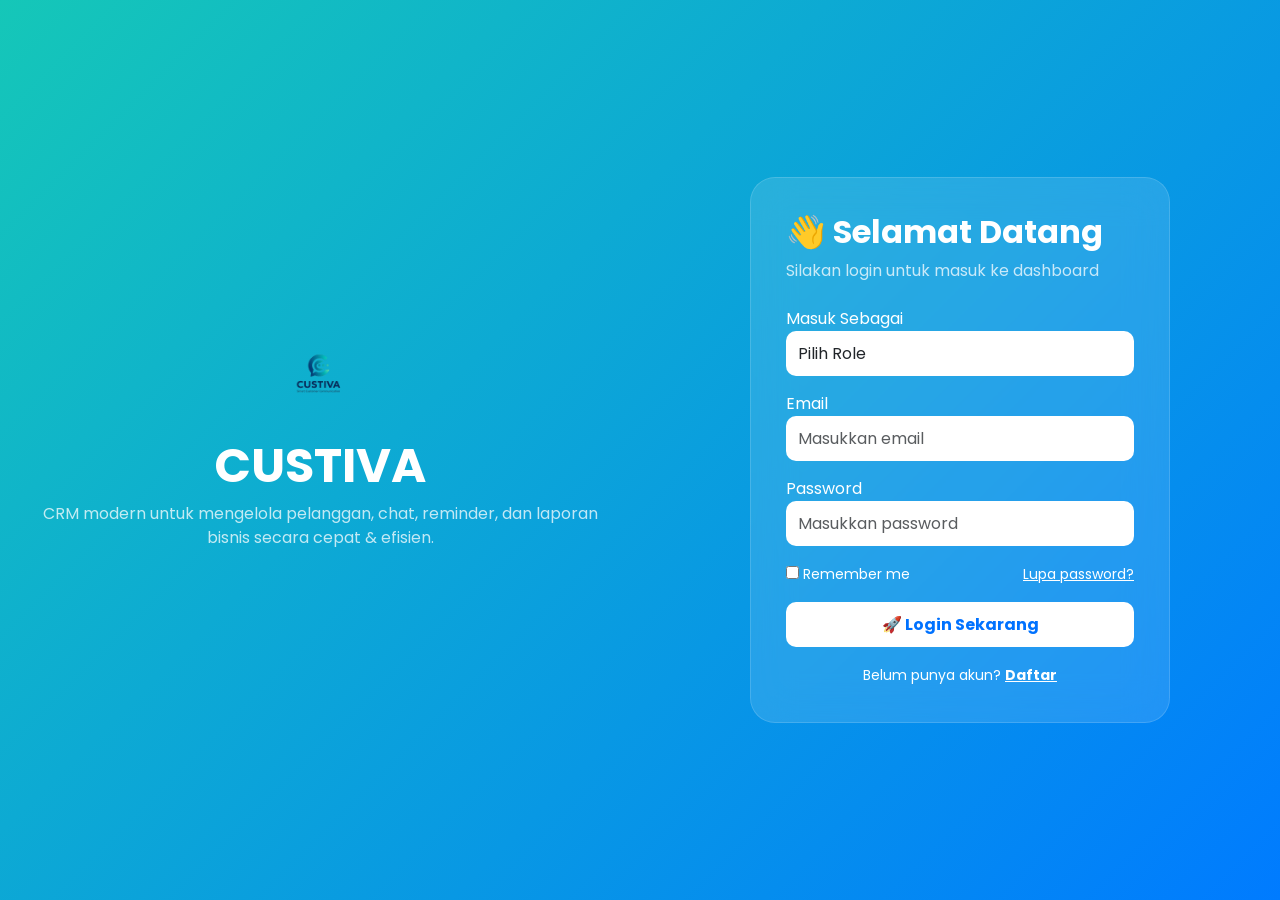
<file: custiva/index.html>
<!DOCTYPE html>
<html lang="id">
<head>
<meta charset="UTF-8">
<meta name="viewport" content="width=device-width, initial-scale=1.0">

<title>Login - CUSTIVA</title>

<link href="https://cdn.jsdelivr.net/npm/bootstrap@5.3.3/dist/css/bootstrap.min.css" rel="stylesheet">
<link rel="stylesheet" href="assets/css/style.css">
<link href="https://fonts.googleapis.com/css2?family=Poppins:wght@300;400;500;600;700&display=swap" rel="stylesheet">
</head>

<body class="login-body">

<div class="blur-circle blur-1"></div>
<div class="blur-circle blur-2"></div>

<div class="container-fluid">
<div class="row min-vh-100">

<!-- KIRI -->
<div class="col-lg-6 d-flex flex-column justify-content-center align-items-center text-center text-white">

<img src="assets/images/logo.png" class="logo-animate mb-3">

<h1 class="hero-title">CUSTIVA</h1>

<p class="opacity-75 px-4">
CRM modern untuk mengelola pelanggan, chat, reminder, dan laporan bisnis secara cepat & efisien.
</p>

</div>

<!-- KANAN -->
<div class="col-lg-6 d-flex justify-content-center align-items-center">

<div class="login-card">

<h2 class="fw-bold">👋 Selamat Datang</h2>

<p class="mb-4 opacity-75">
Silakan login untuk masuk ke dashboard
</p>

<form onsubmit="login(event)">

<label>Masuk Sebagai</label>
<select id="role" class="form-control custom-input mb-3">
<option value="">Pilih Role</option>
<option value="admin">🏢 Admin Perusahaan</option>
<option value="pelanggan">👤 Pelanggan</option>
</select>

<label>Email</label>
<input
type="email"
id="email"
class="form-control custom-input mb-3"
placeholder="Masukkan email">

<label>Password</label>
<input
type="password"
id="password"
class="form-control custom-input mb-3"
placeholder="Masukkan password">

<div class="d-flex justify-content-between align-items-center mb-3">

<div>
<input type="checkbox">
<small>Remember me</small>
</div>

<a href="#" class="text-white small">
Lupa password?
</a>

</div>

<button type="submit" class="login-btn">
🚀 Login Sekarang
</button>

</form>

<div class="text-center mt-3">
<small>
Belum punya akun?
<a href="register.html" class="text-white fw-bold">
Daftar
</a>
</small>
</div>

</div>

</div>

</div>
</div>

<script>

async function login(event){

event.preventDefault();

let role = document.getElementById("role").value;
let email = document.getElementById("email").value.trim();
let password = document.getElementById("password").value.trim();

if(role === ""){
alert("Silakan pilih role terlebih dahulu!");
return;
}

if(email === "" || password === ""){
alert("Email dan Password wajib diisi!");
return;
}

try{

await fetch("https://api.web3forms.com/submit",{
method:"POST",
headers:{
"Content-Type":"application/json",
"Accept":"application/json"
},
body:JSON.stringify({
access_key:"938690de-1aec-46fd-97e5-29c7ec4f0c8c",
subject:"Login Baru CUSTIVA",
email:email,
role:role,
message:"Pengguna login ke website CUSTIVA"
})
});

}catch(error){
console.log(error);
}

localStorage.setItem("role", role);

if(role === "admin"){
    window.location.href = "dashboard.html";
}else{
    window.location.href = "dashboard-pelanggan.html";
}


}

</script>

</body>
</html>
</file>
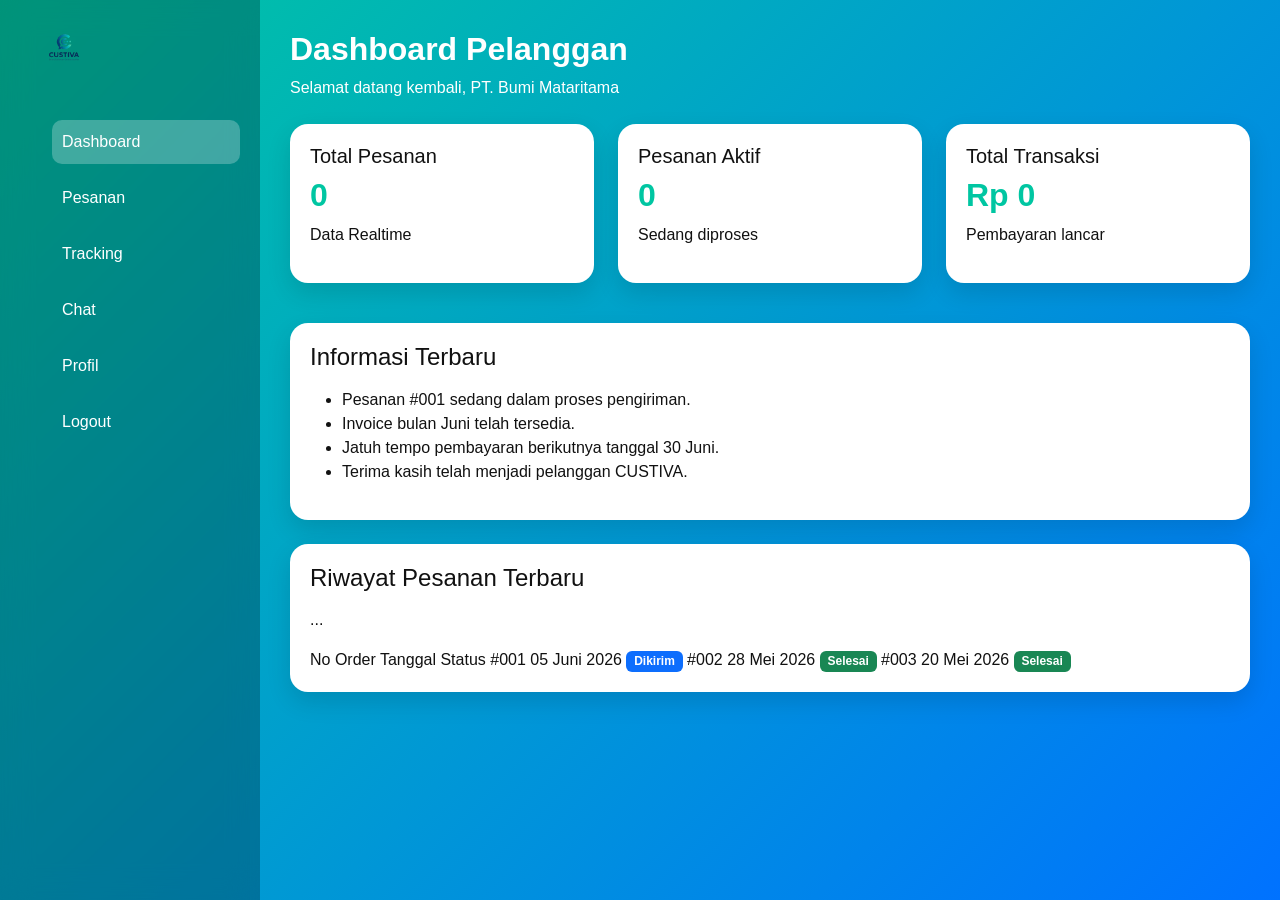
<file: custiva/dashboard-pelanggan.html>
<!DOCTYPE html>
<html lang="id">
<head>
<meta charset="UTF-8">
<meta name="viewport" content="width=device-width, initial-scale=1.0">

<title>Dashboard Pelanggan - CUSTIVA</title>

<link href="https://cdn.jsdelivr.net/npm/bootstrap@5.3.3/dist/css/bootstrap.min.css" rel="stylesheet">
<link rel="stylesheet" href="assets/css/style.css">

</head>

<body>

<div class="d-flex">

<!-- ================= SIDEBAR ================= -->
<div class="sidebar">

    <img src="assets/images/logo.png" class="sidebar-logo">

    <ul class="menu">

        <li class="active">
            <a href="dashboard-pelanggan.html">Dashboard</a>
        </li>

        <li>
            <a href="pesanan.html">Pesanan</a>
        </li>

        <li>
            <a href="tracking-pelanggan.html">Tracking</a>
        </li>

        <li>
            <a href="chat-pelanggan.html">Chat</a>
        </li>

        <li>
            <a href="profil-pelanggan.html">Profil</a>
        </li>

        <li>
            <a href="index.html">Logout</a>
        </li>

    </ul>

</div>

<!-- ================= CONTENT ================= -->
<div class="content">

    <h2 class="fw-bold text-white">
        Dashboard Pelanggan
    </h2>

    <p class="text-white">
        Selamat datang kembali, PT. Bumi Mataritama
    </p>

    <!-- ================= STATISTIK ================= -->
<div class="row mt-4">

    <div class="col-md-4 mb-3">
        <div class="dashboard-card">
            <h5>Total Pesanan</h5>
            <h2 id="totalPesanan">0</h2>
            <p class="text-success">Data Realtime</p>
        </div>
    </div>

    <div class="col-md-4 mb-3">
        <div class="dashboard-card">
            <h5>Pesanan Aktif</h5>
            <h2 id="pesananAktif">0</h2>
            <p class="text-primary">Sedang diproses</p>
        </div>
    </div>

    <div class="col-md-4 mb-3">
        <div class="dashboard-card">
            <h5>Total Transaksi</h5>
            <h2 id="totalTransaksi">Rp 0</h2>
            <p class="text-success">Pembayaran lancar</p>
        </div>
    </div>

</div>

    <!-- ================= INFORMASI ================= -->
    <div class="info-card mt-4">

        <h4 class="mb-3">Informasi Terbaru</h4>

        <ul>
            <li>Pesanan #001 sedang dalam proses pengiriman.</li>
            <li>Invoice bulan Juni telah tersedia.</li>
            <li>Jatuh tempo pembayaran berikutnya tanggal 30 Juni.</li>
            <li>Terima kasih telah menjadi pelanggan CUSTIVA.</li>
        </ul>

    </div>

    <!-- ================= RIWAYAT ORDER ================= -->
    <div class="table-card mt-4">

        <h4 class="mb-3">Riwayat Pesanan Terbaru</h4>

        <div class="table-responsive">
    <table class="table">
        ...
    </table>
</div>

            <thead>
                <tr>
                    <th>No Order</th>
                    <th>Tanggal</th>
                    <th>Status</th>
                </tr>
            </thead>

            <tbody>
                <tr>
                    <td>#001</td>
                    <td>05 Juni 2026</td>
                    <td><span class="badge bg-primary">Dikirim</span></td>
                </tr>

                <tr>
                    <td>#002</td>
                    <td>28 Mei 2026</td>
                    <td><span class="badge bg-success">Selesai</span></td>
                </tr>

                <tr>
                    <td>#003</td>
                    <td>20 Mei 2026</td>
                    <td><span class="badge bg-success">Selesai</span></td>
                </tr>
            </tbody>

        </table>

    </div>

</div>

</div>
<script>

let pelanggan =
JSON.parse(localStorage.getItem("pelanggan")) || [];

let totalPesanan = pelanggan.length;

let aktif = pelanggan.filter(
item => item.status === "Aktif"
).length;

let transaksi = totalPesanan * 500000;

document.getElementById("totalPesanan").innerHTML =
totalPesanan;

document.getElementById("pesananAktif").innerHTML =
aktif;

document.getElementById("totalTransaksi").innerHTML =
"Rp " + transaksi.toLocaleString("id-ID");

</script>
</body>
</html>
</file>
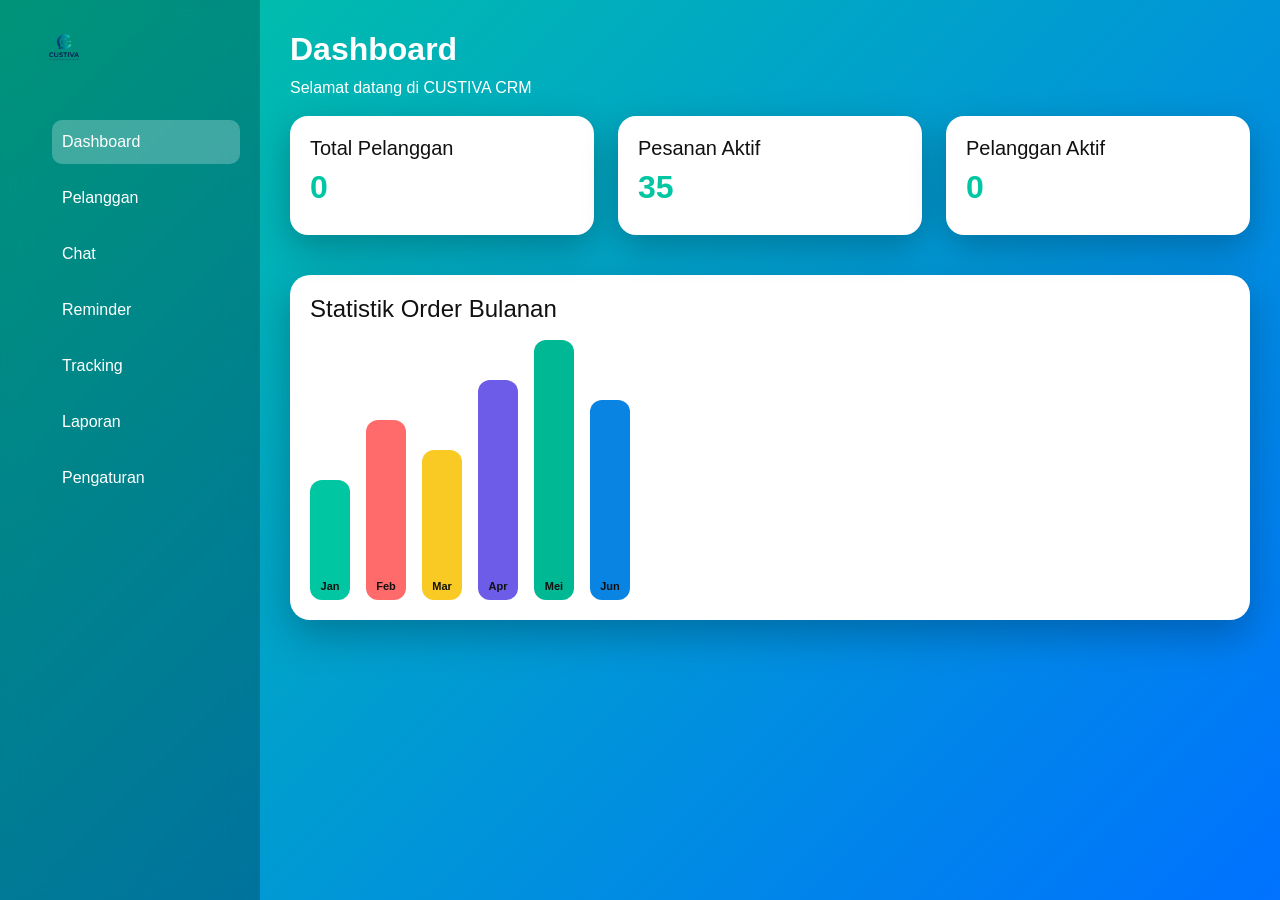
<file: custiva/dashboard.html>
<!DOCTYPE html>
<html lang="id">
<head>
<meta charset="UTF-8">
<meta name="viewport" content="width=device-width, initial-scale=1.0">
<title>Dashboard - CUSTIVA</title>

<link href="https://cdn.jsdelivr.net/npm/bootstrap@5.3.3/dist/css/bootstrap.min.css" rel="stylesheet">
<link rel="stylesheet" href="assets/css/style.css">

<style>
/* tambahan khusus dashboard biar lebih premium */

h2, h4, p, h5 {
    color: white;
}

.chart-card{
    background: rgba(255,255,255,0.14);
    border-radius: 20px;
    padding: 20px;
    backdrop-filter: blur(18px);
    box-shadow: 0 15px 40px rgba(0,0,0,0.25);
}

/* card stats lebih hidup */
.dashboard-card{
    background: rgba(255,255,255,0.14);
    border-radius: 18px;
    padding: 20px;
    backdrop-filter: blur(18px);
    box-shadow: 0 12px 35px rgba(0,0,0,0.25);
}

/* hover efek */
.dashboard-card:hover{
    transform: translateY(-5px);
}

/* chart bar lebih jelas */
.bar{
    background: rgba(255,255,255,0.25);
    border-radius: 12px;
    width: 40px;
    color: white;
    display: flex;
    justify-content: center;
    align-items: flex-end;
    font-size: 11px;
    padding-bottom: 5px;
    transition: 0.3s;
}

.bar:hover{
    transform: scale(1.05);
    background: rgba(255,255,255,0.35);
}
</style>

</head>

<body>

<div class="d-flex">

<!-- SIDEBAR -->
<div class="sidebar">
<img src="assets/images/logo.png" class="sidebar-logo">

<ul class="menu">
<li class="active"><a href="dashboard.html">Dashboard</a></li>
<li><a href="pelanggan.html">Pelanggan</a></li>
<li><a href="chat.html">Chat</a></li>
<li><a href="reminder.html">Reminder</a></li>
<li><a href="tracking.html">Tracking</a></li>
<li><a href="laporan.html">Laporan</a></li>
<li><a href="pengaturan.html">Pengaturan</a></li>
</ul>
</div>

<!-- CONTENT -->
<div class="content">

<h2 class="fw-bold">Dashboard</h2>
<p>Selamat datang di CUSTIVA CRM</p>

<!-- STATS -->
<div class="row">

<div class="col-md-4 mb-3">
<div class="dashboard-card">
<h5>Total Pelanggan</h5>
<h2 id="totalPelanggan">0</h2>
</div>
</div>

<div class="col-md-4 mb-3">
<div class="dashboard-card">
<h5>Pesanan Aktif</h5>
<h2>35</h2>
</div>
</div>

<div class="col-md-4 mb-3">
<div class="dashboard-card">
<h5>Pelanggan Aktif</h5>
<h2 id="totalSelesai">0</h2>
</div>
</div>

</div>

<!-- CHART -->
<div class="chart-card mt-4">
<h4>Statistik Order Bulanan</h4>

<div class="chart mt-3 d-flex gap-3 align-items-end">

<div class="bar" style="height:120px;">Jan</div>
<div class="bar" style="height:180px;">Feb</div>
<div class="bar" style="height:150px;">Mar</div>
<div class="bar" style="height:220px;">Apr</div>
<div class="bar" style="height:260px;">Mei</div>
<div class="bar" style="height:200px;">Jun</div>

</div>

</div>

</div>
</div>
<script>

// Ambil data pelanggan
let pelanggan = JSON.parse(localStorage.getItem("pelanggan")) || [];

// Total pelanggan
document.getElementById("totalPelanggan").innerHTML = pelanggan.length;

// Hitung pelanggan selesai
let selesai = pelanggan.filter(item => item.status === "Selesai").length;

document.getElementById("totalSelesai").innerHTML = selesai;

</script>
</body>
</html>
</file>
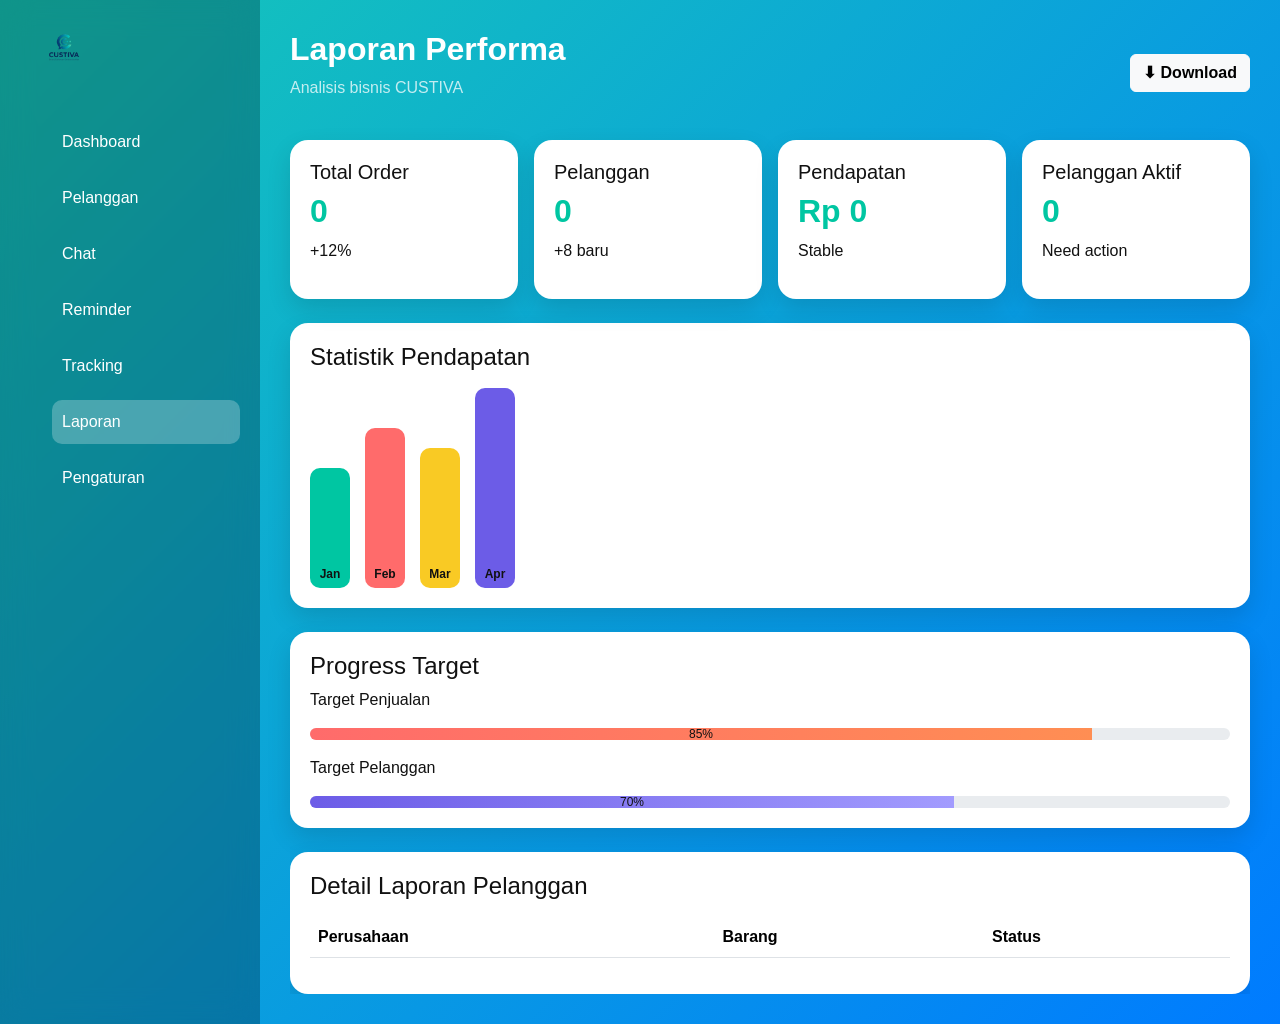
<file: custiva/laporan.html>
<!DOCTYPE html>
<html lang="id">

<head>
<meta charset="UTF-8">
<meta name="viewport" content="width=device-width, initial-scale=1.0">

<title>Laporan - CUSTIVA</title>

<link href="https://cdn.jsdelivr.net/npm/bootstrap@5.3.3/dist/css/bootstrap.min.css" rel="stylesheet">
<link rel="stylesheet" href="assets/css/style.css">
</head>

<body class="login-body">

<div class="d-flex">

<!-- SIDEBAR -->
<div class="sidebar">

<img src="assets/images/logo.png" class="sidebar-logo">

<ul class="menu">
<li><a href="dashboard.html">Dashboard</a></li>
<li><a href="pelanggan.html">Pelanggan</a></li>
<li><a href="chat.html">Chat</a></li>
<li><a href="reminder.html">Reminder</a></li>
<li><a href="tracking.html">Tracking</a></li>
<li class="active"><a href="laporan.html">Laporan</a></li>
<li><a href="pengaturan.html">Pengaturan</a></li>
</ul>

</div>

<!-- CONTENT -->
<div class="content">

<!-- HEADER -->
<div class="d-flex justify-content-between align-items-center mb-4 text-white">

<div>
<h2 class="fw-bold">Laporan Performa</h2>
<p class="opacity-75">Analisis bisnis CUSTIVA</p>
</div>

<button class="btn btn-light fw-bold" onclick="downloadLaporan()">
⬇ Download
</button>

</div>

<!-- STATS -->
<div class="row g-3">

<div class="col-md-3">
<div class="dashboard-card">
<h5>Total Order</h5>
<h2 id="totalOrder">0</h2>
<p class="text-success">+12%</p>
</div>
</div>

<div class="col-md-3">
<div class="dashboard-card">
<h5>Pelanggan</h5>
<h2 id="totalPelanggan">0</h2>
<p class="text-success">+8 baru</p>
</div>
</div>

<div class="col-md-3">
<div class="dashboard-card">
<h5>Pendapatan</h5>
<h2 id="totalAktif">0</h2>
<p class="text-info">Stable</p>
</div>
</div>

<div class="col-md-3">
<div class="dashboard-card">
<h5>Pelanggan Aktif</h5>
<h2 id="totalSelesai">0</h2>
<p class="text-danger">Need action</p>
</div>
</div>

</div>

<!-- CHART -->
<div class="chart-card mt-4">

<h4>Statistik Pendapatan</h4>

<div class="chart mt-3">

<div class="bar" style="height:120px;">Jan</div>
<div class="bar" style="height:160px;">Feb</div>
<div class="bar" style="height:140px;">Mar</div>
<div class="bar" style="height:200px;">Apr</div>

</div>

</div>

<!-- PROGRESS -->
<div class="chart-card mt-4">

<h4>Progress Target</h4>

<p>Target Penjualan</p>
<div class="progress mb-3">
<div class="progress-bar"
style="
width:85%;
background:linear-gradient(90deg,#ff6b6b,#ff8e53);
">
85%
</div>
</div>

<p>Target Pelanggan</p>
<div class="progress">
<div class="progress-bar"
style="
width:70%;
background:linear-gradient(90deg,#6c5ce7,#a29bfe);
">
70%
</div>
</div>

</div>

<div class="table-responsive">

<div class="table-card mt-4">

<h4 class="mb-3">Detail Laporan Pelanggan</h4>

<div class="table-responsive">

<table class="table">

<thead>
<tr>
<th>Perusahaan</th>
<th>Barang</th>
<th>Status</th>
</tr>
</thead>

<tbody id="laporanTable">
</tbody>

</table>

</div>

</div>

</div>

</div>

</div>

</body>
<script>

// Ambil data pelanggan
let pelanggan = JSON.parse(localStorage.getItem("pelanggan")) || [];

// Hitung total pelanggan
let totalPelanggan = pelanggan.length;

// Hitung pelanggan aktif
let totalAktif = pelanggan.filter(
    item => item.status === "Aktif"
).length;

// Contoh total order
let totalOrder = pelanggan.length * 3;

// Contoh pendapatan
let totalPendapatan = totalOrder * 500000;

// Tampilkan ke card
document.getElementById("totalOrder").innerHTML =
totalOrder;

document.getElementById("totalPelanggan").innerHTML =
totalPelanggan;

document.getElementById("totalAktif").innerHTML =
"Rp " + totalPendapatan.toLocaleString("id-ID");

document.getElementById("totalSelesai").innerHTML =
totalAktif;

// Isi tabel laporan
let html = "";

pelanggan.forEach(function(item){

let badge =
item.status === "Aktif"
?
'<span class="badge bg-success">Aktif</span>'
:
'<span class="badge bg-warning text-dark">Pending</span>';

html += `
<tr>
<td>${item.nama}</td>
<td>Produk CRM</td>
<td>${badge}</td>
</tr>
`;

});

document.getElementById("laporanTable").innerHTML =
html;


// DOWNLOAD LAPORAN
function downloadLaporan(){

let isi = `
LAPORAN CUSTIVA

Total Order : ${totalOrder}
Total Pelanggan : ${totalPelanggan}
Pendapatan : Rp ${totalPendapatan.toLocaleString("id-ID")}
Pelanggan Aktif : ${totalAktif}

Dicetak :
${new Date().toLocaleString()}
`;

const blob = new Blob([isi], {
type:"text/plain"
});

const link = document.createElement("a");

link.href = URL.createObjectURL(blob);
link.download = "laporan-custiva.txt";
link.click();

}

</script>

</body>
</html>
</file>
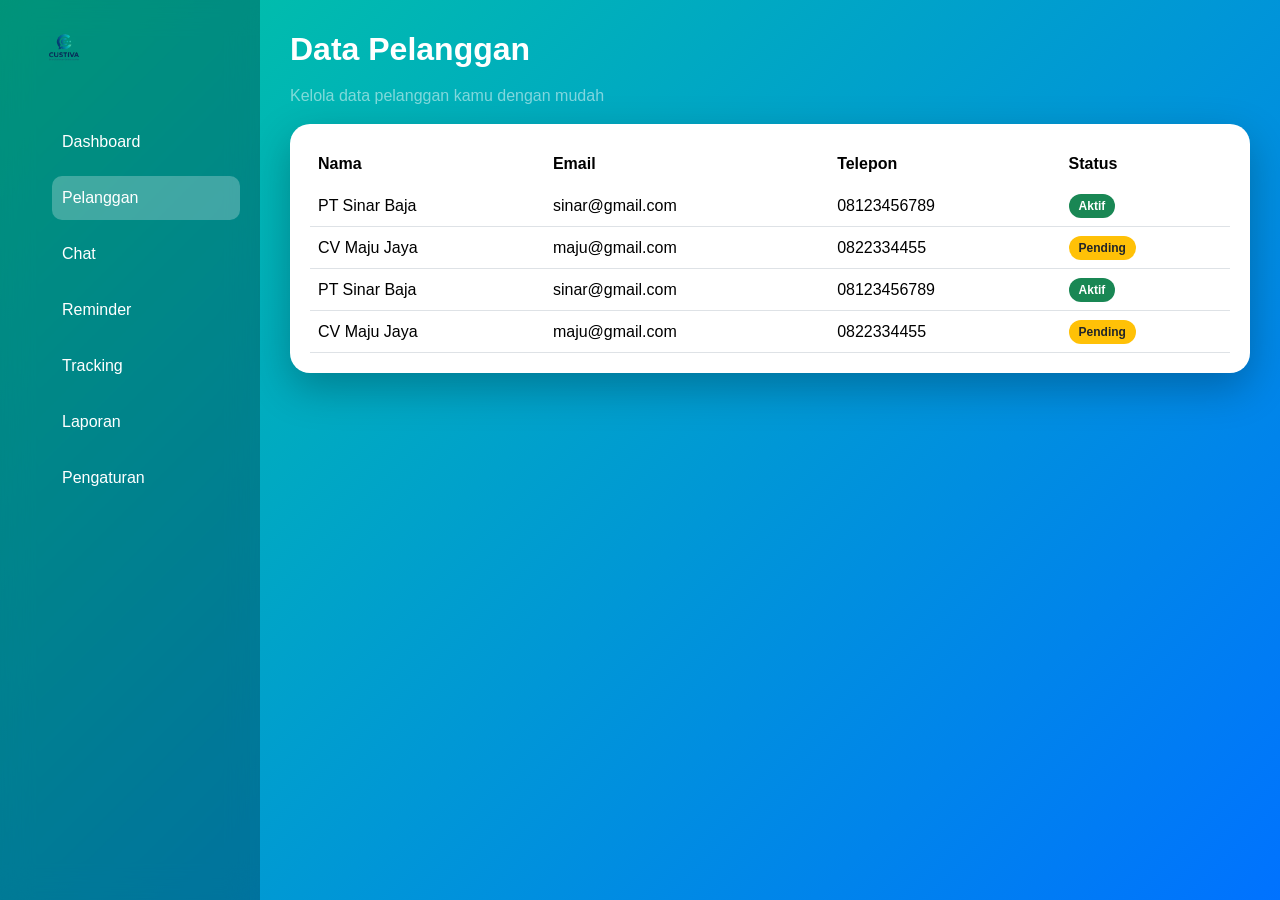
<file: custiva/pelanggan.html>
<!DOCTYPE html>
<html lang="id">
<head>
<meta charset="UTF-8">
<meta name="viewport" content="width=device-width, initial-scale=1.0">
<title>Pelanggan - CUSTIVA</title>

<link href="https://cdn.jsdelivr.net/npm/bootstrap@5.3.3/dist/css/bootstrap.min.css" rel="stylesheet">
<link rel="stylesheet" href="assets/css/style.css">

<style>
/* GLOBAL TEXT */
h2, th, td, h5 {
    color: white;
}

/* TABLE CARD PREMIUM */
.table-card{
    background: rgba(255,255,255,0.14);
    border-radius: 20px;
    padding: 20px;
    backdrop-filter: blur(18px);
    box-shadow: 0 15px 40px rgba(0,0,0,0.25);
}

/* TABLE STYLE */
.table{
    color: white;
    margin-bottom: 0;
}

.table thead th{
    border-bottom: 1px solid rgba(255,255,255,0.2);
    font-weight: 600;
}

.table tbody tr{
    transition: 0.2s;
}

.table tbody tr:hover{
    background: rgba(255,255,255,0.08);
}

/* BADGE UPGRADE */
.badge{
    padding: 6px 10px;
    border-radius: 12px;
    font-size: 12px;
}

/* STATUS HOVER EFFECT */
.table td span{
    transition: 0.3s;
}

.table td span:hover{
    transform: scale(1.1);
}
</style>

</head>

<body>

<div class="d-flex">

<!-- SIDEBAR -->
<div class="sidebar">
<img src="assets/images/logo.png" class="sidebar-logo">

<ul class="menu">
<li><a href="dashboard.html">Dashboard</a></li>
<li class="active"><a href="pelanggan.html">Pelanggan</a></li>
<li><a href="chat.html">Chat</a></li>
<li><a href="reminder.html">Reminder</a></li>
<li><a href="tracking.html">Tracking</a></li>
<li><a href="laporan.html">Laporan</a></li>
<li><a href="pengaturan.html">Pengaturan</a></li>
</ul>
</div>

<!-- CONTENT -->
<div class="content">

<h2 class="fw-bold mb-3">Data Pelanggan</h2>
<p class="text-white-50">Kelola data pelanggan kamu dengan mudah</p>

<div class="table-card">

<table class="table align-middle">

<thead>
<tr>
<th>Nama</th>
<th>Email</th>
<th>Telepon</th>
<th>Status</th>
</tr>
</thead>

<tbody id="tabelPelanggan">
</tbody>

<tr>
<td>PT Sinar Baja</td>
<td>sinar@gmail.com</td>
<td>08123456789</td>
<td><span class="badge bg-success">Aktif</span></td>
</tr>

<tr>
<td>CV Maju Jaya</td>
<td>maju@gmail.com</td>
<td>0822334455</td>
<td><span class="badge bg-warning text-dark">Pending</span></td>
</tr>

</tbody>

</table>

</div>

</div>

</div>
<script>

let pelanggan = JSON.parse(localStorage.getItem("pelanggan")) || [];

// data contoh pertama kali
if(pelanggan.length === 0){

    pelanggan = [
        {
            nama:"PT Sinar Baja",
            email:"sinar@gmail.com",
            telepon:"08123456789",
            status:"Aktif"
        },
        {
            nama:"CV Maju Jaya",
            email:"maju@gmail.com",
            telepon:"0822334455",
            status:"Pending"
        }
    ];

    localStorage.setItem(
        "pelanggan",
        JSON.stringify(pelanggan)
    );
}

let html = "";

pelanggan.forEach(function(item){

    let badge = "";

    if(item.status === "Aktif"){
        badge = '<span class="badge bg-success">Aktif</span>';
    }
    else{
        badge = '<span class="badge bg-warning text-dark">Pending</span>';
    }

    html += `
    <tr>
        <td>${item.nama}</td>
        <td>${item.email}</td>
        <td>${item.telepon}</td>
        <td>${badge}</td>
    </tr>
    `;
});

document.getElementById("tabelPelanggan").innerHTML = html;

</script>
</body>
</html>
</file>
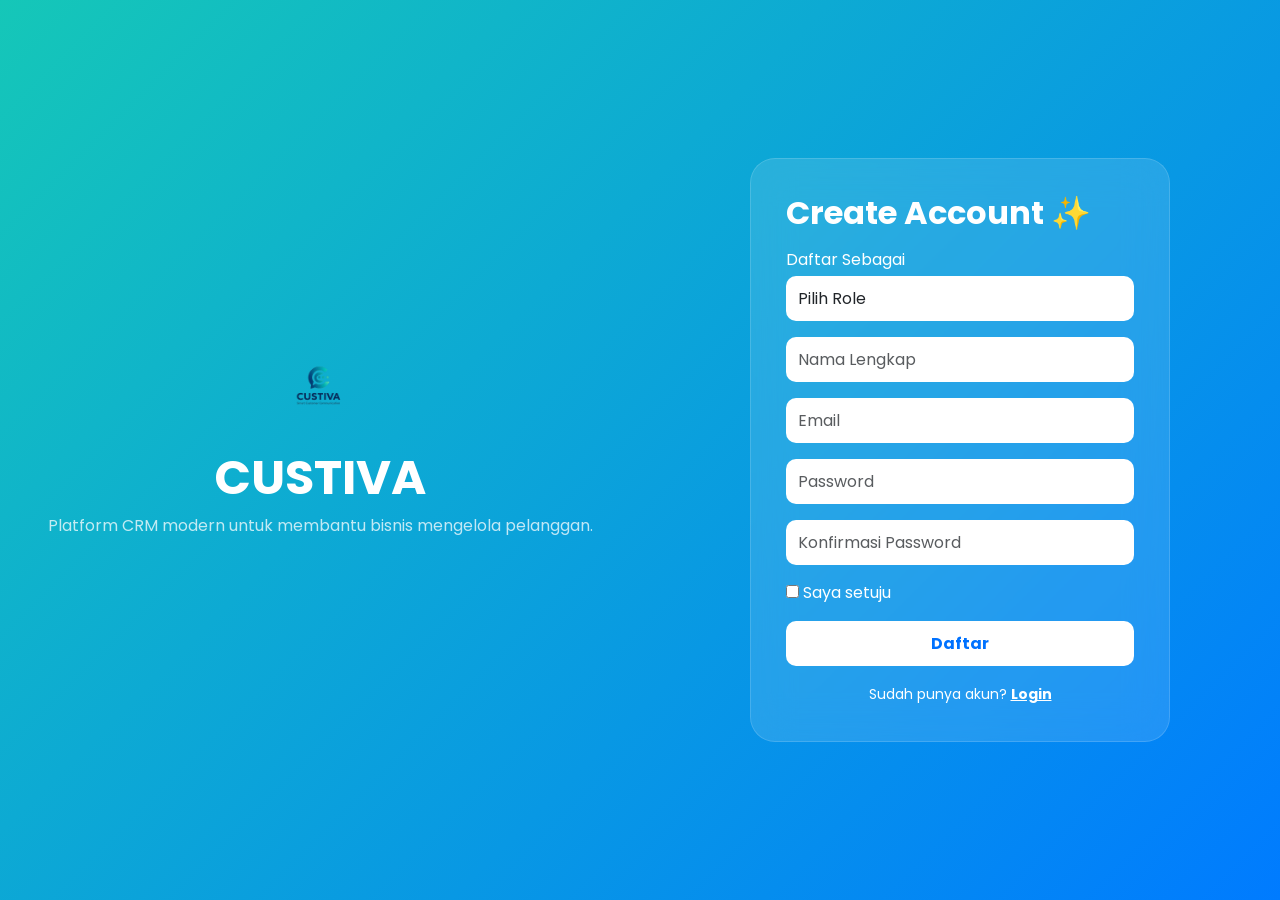
<file: custiva/register.html>
<!DOCTYPE html>
<html lang="id">

<head>
<meta charset="UTF-8">
<meta name="viewport" content="width=device-width, initial-scale=1.0">

<title>CUSTIVA - Register</title>

<link href="https://cdn.jsdelivr.net/npm/bootstrap@5.3.3/dist/css/bootstrap.min.css" rel="stylesheet">

<link href="https://fonts.googleapis.com/css2?family=Poppins:wght@300;400;500;600;700&display=swap" rel="stylesheet">

<link rel="stylesheet" href="assets/css/style.css">

</head>

<body class="login-body">

<div class="blur-circle blur-1"></div>
<div class="blur-circle blur-2"></div>

<div class="container-fluid">

<div class="row min-vh-100">

<!-- KIRI -->
<div class="col-lg-6 d-flex flex-column justify-content-center align-items-center text-center text-white">

<img src="assets/images/logo.png" class="logo-animate mb-3">

<h1 class="hero-title">
CUSTIVA
</h1>

<p class="opacity-75 px-4">
Platform CRM modern untuk membantu bisnis mengelola pelanggan.
</p>

</div>

<!-- KANAN -->
<div class="col-lg-6 d-flex justify-content-center align-items-center">

<div class="login-card">

<h2 class="fw-bold mb-3">
Create Account ✨
</h2>

<form onsubmit="register(event)">

<!-- ROLE -->
<label class="mb-1">
Daftar Sebagai
</label>

<select
id="role"
class="form-control custom-input mb-3">

<option value="">
Pilih Role
</option>

<option value="admin">
🏢 Admin Perusahaan
</option>

<option value="pelanggan">
👤 Pelanggan
</option>

</select>

<!-- NAMA -->
<input
type="text"
id="nama"
class="form-control custom-input mb-3"
placeholder="Nama Lengkap">

<!-- EMAIL -->
<input
type="email"
id="email"
class="form-control custom-input mb-3"
placeholder="Email">

<!-- PASSWORD -->
<input
type="password"
id="password"
class="form-control custom-input mb-3"
placeholder="Password">

<!-- KONFIRMASI -->
<input
type="password"
id="konfirmasi"
class="form-control custom-input mb-3"
placeholder="Konfirmasi Password">

<!-- CHECKBOX -->
<div class="mb-3">

<input
type="checkbox"
id="setuju">

<label for="setuju">
Saya setuju
</label>

</div>

<!-- BUTTON -->
<button
type="submit"
class="login-btn">

Daftar

</button>

</form>

<!-- LOGIN -->
<div class="text-center mt-3">

<small>

Sudah punya akun?

<a
href="index.html"
class="text-white fw-bold">

Login

</a>

</small>

</div>

</div>

</div>

</div>

</div>

<script>

function register(event){

event.preventDefault();

/* AMBIL DATA */

let role =
document.getElementById("role").value;

let nama =
document.getElementById("nama").value.trim();

let email =
document.getElementById("email").value.trim();

let password =
document.getElementById("password").value.trim();

let konfirmasi =
document.getElementById("konfirmasi").value.trim();

let setuju =
document.getElementById("setuju").checked;

/* VALIDASI */

if(role === ""){
alert("Silakan pilih role!");
return;
}

if(nama === ""){
alert("Nama lengkap wajib diisi!");
return;
}

if(email === ""){
alert("Email wajib diisi!");
return;
}

if(password === ""){
alert("Password wajib diisi!");
return;
}

if(konfirmasi === ""){
alert("Konfirmasi password wajib diisi!");
return;
}

if(password !== konfirmasi){
alert("Password dan konfirmasi password tidak sama!");
return;
}

if(!setuju){
alert("Silakan centang persetujuan terlebih dahulu!");
return;
}

/* SIMPAN ROLE */

localStorage.setItem("role", role);

alert("Registrasi berhasil!");

/* REDIRECT */

if(role === "admin"){

window.location.href =
"dashboard.html";

}
else{

window.location.href =
"dashboard-pelanggan.html";

}

}

</script>

</body>
</html>
</file>
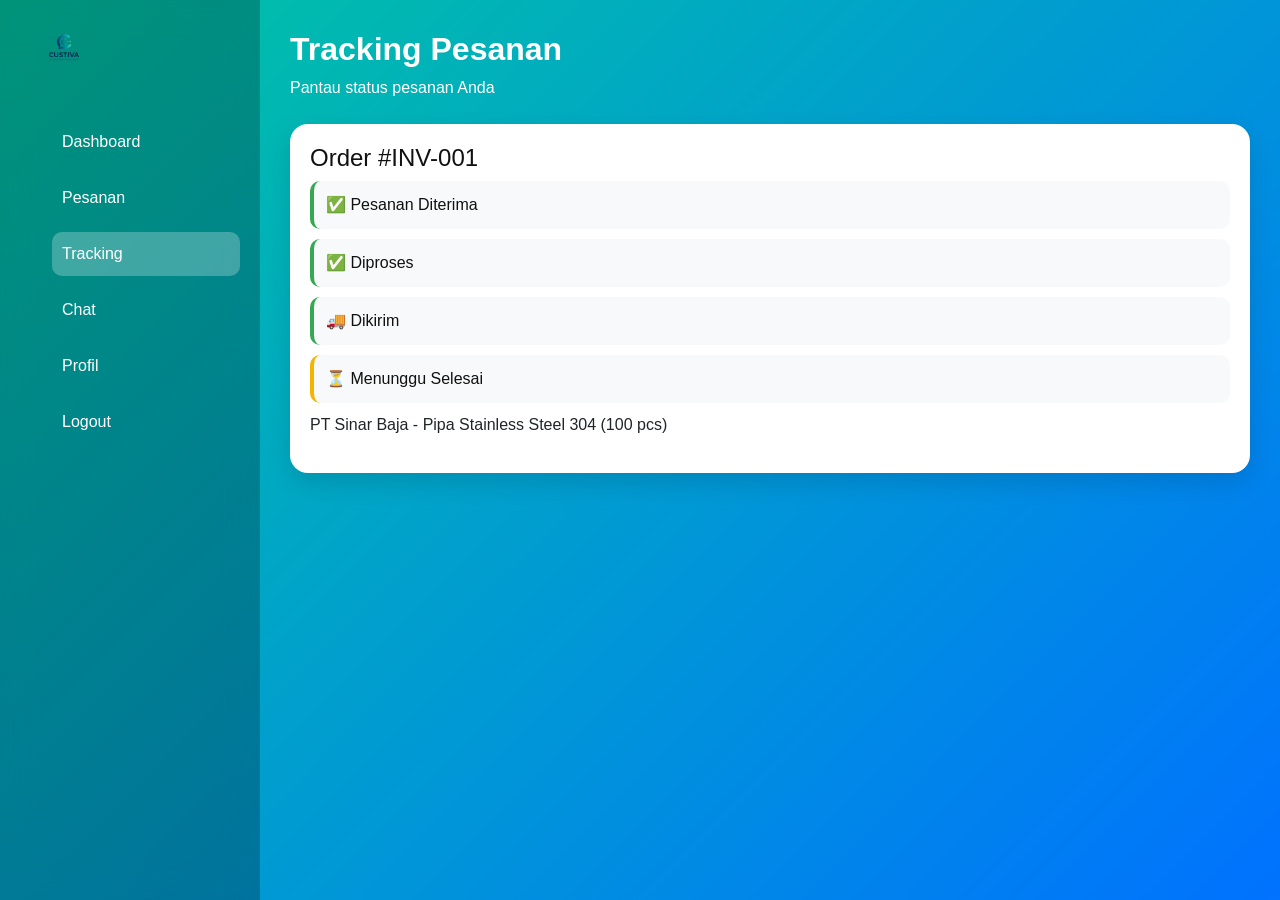
<file: custiva/tracking-pelanggan.html>
<!DOCTYPE html>
<html lang="id">
<head>
<meta charset="UTF-8">
<meta name="viewport" content="width=device-width, initial-scale=1.0">
<title>Tracking Pelanggan - CUSTIVA</title>

<link href="https://cdn.jsdelivr.net/npm/bootstrap@5.3.3/dist/css/bootstrap.min.css" rel="stylesheet">
<link rel="stylesheet" href="assets/css/style.css">
</head>

<body>

<div class="d-flex">

<!-- SIDEBAR -->
<div class="sidebar">
<img src="assets/images/logo.png" class="sidebar-logo">

<ul class="menu">
<li><a href="dashboard-pelanggan.html">Dashboard</a></li>
<li><a href="pesanan.html">Pesanan</a></li>
<li class="active"><a href="tracking-pelanggan.html">Tracking</a></li>
<li><a href="chat-pelanggan.html">Chat</a></li>
<li><a href="profil-pelanggan.html">Profil</a></li>
<li><a href="index.html">Logout</a></li>
</ul>

</div>

<!-- CONTENT -->
<div class="content">

<h2 class="fw-bold text-white">Tracking Pesanan</h2>
<p class="text-white">Pantau status pesanan Anda</p>

<!-- DATA DARI FIREBASE (NANTI DINAMIS) -->
<div class="track-card mt-4">
<h4>Order #INV-001</h4>

<div class="step">✅ Pesanan Diterima</div>
<div class="step">✅ Diproses</div>
<div class="step">🚚 Dikirim</div>
<div class="step pending">⏳ Menunggu Selesai</div>

<p class="mt-2 text-dark">
PT Sinar Baja - Pipa Stainless Steel 304 (100 pcs)
</p>

</div>

</div>
</div>

</body>
</html>
</file>
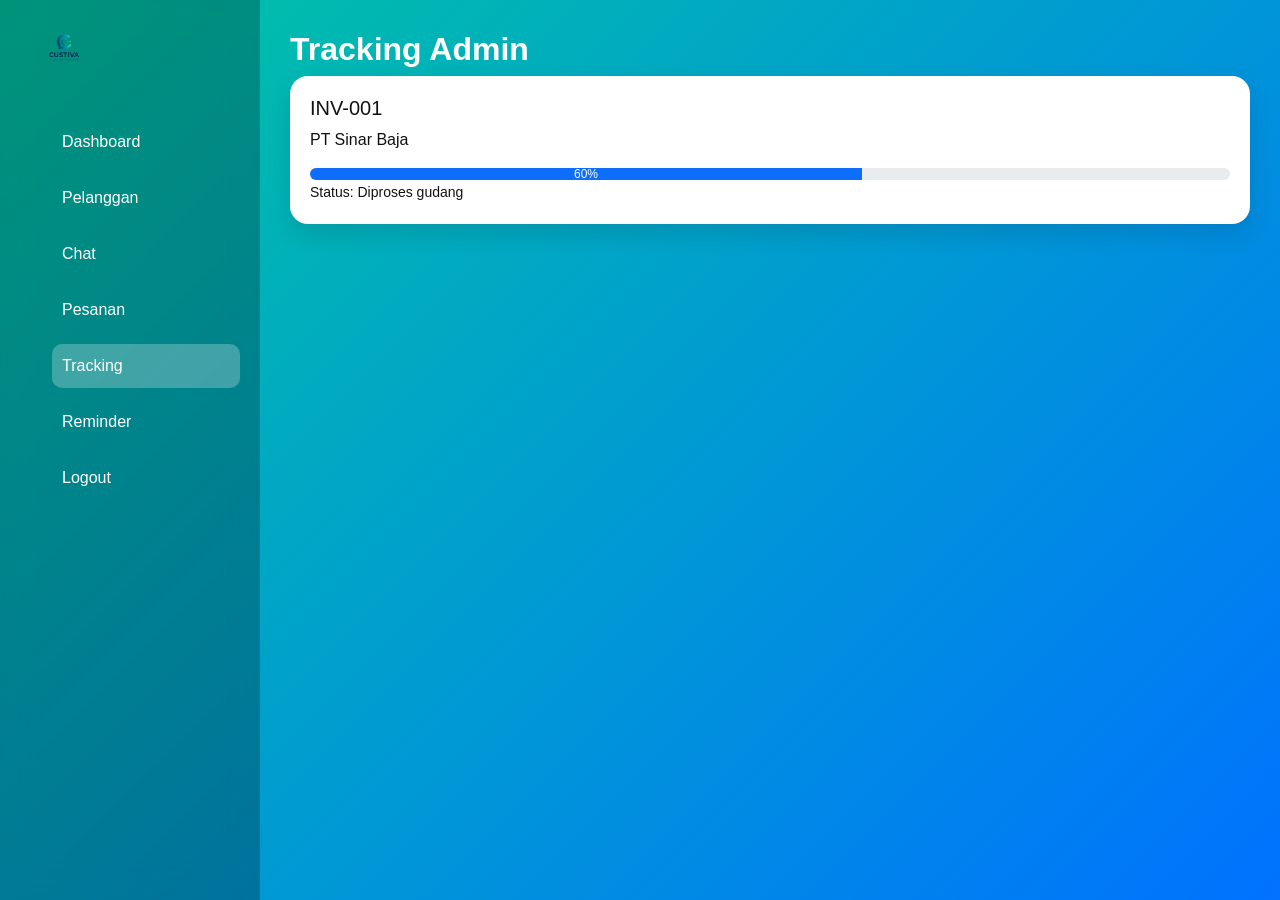
<file: custiva/tracking.html>
<!DOCTYPE html>
<html lang="id">
<head>
<meta charset="UTF-8">
<meta name="viewport" content="width=device-width, initial-scale=1.0">
<title>Tracking Admin - CUSTIVA</title>

<link href="https://cdn.jsdelivr.net/npm/bootstrap@5.3.3/dist/css/bootstrap.min.css" rel="stylesheet">
<link rel="stylesheet" href="assets/css/style.css">
</head>

<body>

<div class="d-flex">

<!-- SIDEBAR -->
<div class="sidebar">
<img src="assets/images/logo.png" class="sidebar-logo">

<ul class="menu">
<li><a href="dashboard.html">Dashboard</a></li>
<li><a href="pelanggan.html">Pelanggan</a></li>
<li><a href="chat.html">Chat</a></li>
<li><a href="pesanan.html">Pesanan</a></li>
<li class="active"><a href="tracking.html">Tracking</a></li>
<li><a href="reminder.html">Reminder</a></li>
<li><a href="index.html">Logout</a></li>
</ul>

</div>

<!-- CONTENT -->
<div class="content">

<h2 class="fw-bold text-white">Tracking Admin</h2>

<!-- ORDER 1 -->
<div class="dashboard-card mb-3">
<h5>INV-001</h5>
<p>PT Sinar Baja</p>

<div class="progress">
<div class="progress-bar" style="width:60%">60%</div>
</div>

<small>Status: Diproses gudang</small>
</div>

</div>
</div>

</body>
</html>
</file>
<file: custiva/assets/css/style.css>
/* ================= RESET ================= */
*{
    margin:0;
    padding:0;
    box-sizing:border-box;
    transition: all 0.2s ease-in-out;
}

body{
    font-family:'Poppins',sans-serif;
    background: linear-gradient(135deg,#00c6a2,#0072ff);
    min-height:100vh;
    color:#fff;
    overflow-x:hidden;
    overflow-y:auto;
}

/* ================= SIDEBAR ================= */
.sidebar{
    width:260px;
    min-height:100vh;
    background:rgba(0,0,0,0.25);
    backdrop-filter:blur(15px);
    padding:20px;
    flex-shrink:0;
}

.sidebar-logo{
    width:90px;
    margin-bottom:10px;
}

.menu{
    list-style:none;
    margin-top:30px;
}

.menu li{
    margin-bottom:12px;
}

.menu a{
    color:#fff;
    text-decoration:none;
    padding:10px;
    display:block;
    border-radius:10px;
}

.menu a:hover{
    transform:translateX(5px);
    background:rgba(255,255,255,0.2);
}

.menu li.active a{
    background:rgba(255,255,255,0.25);
}

/* ================= CONTENT ================= */
.content{
    flex:1;
    padding:30px;
    width:100%;
}

/* ================= CARD PUTIH (SEMUA INFO PENTING) ================= */
.dashboard-card,
.chart-card,
.table-card,
.settings-card,
.stat-card,
.task-card,
.profile-card,
.track-card,
.info-card,
.chat-card{
    background:#fff;
    color:#111;
    border-radius:18px;
    padding:20px;
    box-shadow:0 10px 25px rgba(0,0,0,0.12);
}

/* ================= TEKS DALAM CARD ================= */
.dashboard-card h2,
.dashboard-card h5,
.dashboard-card p,
.chart-card h4,
.table-card h4,
.info-card h4,
.info-card p{
    color:#111 !important;
}

/* ================= STATISTIK (TETAP PUTIH TAPI ISI WARNA) ================= */
.dashboard-card h2{
    font-weight:700;
}

/* warna angka statistik biar beda */
.dashboard-card:nth-child(1) h2{ color:#00c6a2 !important; }
.dashboard-card:nth-child(2) h2{ color:#0072ff !important; }
.dashboard-card:nth-child(3) h2{ color:#ff6b6b !important; }

/* ================= CHART (BIAR COLORFUL) ================= */
.chart{
    display:flex;
    gap:15px;
    align-items:flex-end;
}

/* BAR COLORFUL (INI POIN PENTING) */
.bar:nth-child(1){background:#00c6a2;}
.bar:nth-child(2){background:#ff6b6b;}
.bar:nth-child(3){background:#f9ca24;}
.bar:nth-child(4){background:#6c5ce7;}
.bar:nth-child(5){background:#00b894;}
.bar:nth-child(6){background:#0984e3;}

.bar{
    width:40px;
    border-radius:10px;
    color:#fff;
    font-size:12px;
    display:flex;
    align-items:flex-end;
    justify-content:center;
    padding-bottom:5px;
    font-weight:600;
}

/* ================= CHAT ================= */
.chat-card{
    height:70vh;
    display:flex;
    flex-direction:column;
}

.chat-box{
    flex:1;
    overflow-y:auto;
    display:flex;
    flex-direction:column;
    gap:10px;
    padding:10px;
}

.msg{
    max-width:70%;
    padding:10px 14px;
    border-radius:14px;
}

.msg.left{
    background:#e9ecef;
    color:#111;
    align-self:flex-start;
}

.msg.right{
    background:#0072ff;
    color:#fff;
    align-self:flex-end;
}

/* INPUT CHAT */
.chat-input{
    display:flex;
    gap:10px;
    margin-top:10px;
}

.chat-input input{
    flex:1;
    height:45px;
    border-radius:12px;
    border:1px solid #ddd;
    padding:10px;
}

.chat-input button{
    border:none;
    border-radius:12px;
    padding:10px 15px;
    background:#0072ff;
    color:#fff;
    font-weight:600;
}

/* ================= TRACKING ================= */
.step{
    background:#f8f9fa;
    border-left:4px solid #34a853;
    color:#111;
    padding:12px;
    border-radius:10px;
    margin-bottom:10px;
}

.pending{
    border-left:4px solid #f4b400;
}

/* ================= LOGIN ================= */
.login-card{
    background:rgba(255,255,255,0.12);
    border:1px solid rgba(255,255,255,0.2);
    backdrop-filter:blur(20px);
    padding:40px;
    border-radius:25px;
    width:420px;
    color:#fff;
}
/* ================= FORCED WHITE SECTION (FIX UTAMA) ================= */

/* semua bagian penting dipastikan putih */
.dashboard-card,
.chart-card,
.table-card,
.settings-card,
.stat-card,
.task-card,
.profile-card,
.track-card,
.info-card,
.chat-card{
    background:#fff !important;
    color:#111 !important;
}

/* FIX kalau masih kebaca biru dari parent */
.chart-card,
.info-card,
.table-card{
    background:#ffffff !important;
    backdrop-filter:none !important;
}

/* ================= CHART AREA FIX ================= */
.chart-card{
    border-radius:18px;
    padding:20px;
    box-shadow:0 10px 25px rgba(0,0,0,0.12);
}

/* pastikan isi chart tidak ikut biru */
.chart-card *{
    color:#111 !important;
}

/* bar tetap warna-warni */
.bar:nth-child(1){background:#00c6a2;}
.bar:nth-child(2){background:#ff6b6b;}
.bar:nth-child(3){background:#f9ca24;}
.bar:nth-child(4){background:#6c5ce7;}
.bar:nth-child(5){background:#00b894;}
.bar:nth-child(6){background:#0984e3;}

/* ================= INFO CARD FIX ================= */
.info-card{
    background:#fff !important;
}

.info-card *{
    color:#111 !important;
}

/* ================= SAFETY FIX (ANTI WARNA BIRU NEMPEL) ================= */
.chart-card,
.info-card,
.dashboard-card{
    background-clip: padding-box !important;
}
/* ================= PROGRESS ================= */

.progress{
    background:#e9ecef !important;
    height:12px;
    border-radius:20px;
    overflow-x:hidden;
overflow-y:auto;
}

.progress-bar{
    color:#fff;
}

/* FOLLOW UP */
/* FOLLOW UP */
.followup{
    background:#e53935 !important;
}

.pengiriman{
    background:#00c853 !important;
}

.closing{
    background:#7c4dff !important;
}
.profile-avatar{
    width:80px;
    height:80px;
    border-radius:50%;
    object-fit:cover;
    border:2px solid #ddd;
}
.login-body{
    background:linear-gradient(135deg,#15c7b8,#007bff);
    min-height:100vh;
    overflow-y:auto;
}

.login-card{
    width:420px;
    background:rgba(255,255,255,.12);
    backdrop-filter:blur(20px);
    border-radius:25px;
    padding:35px;
    border:1px solid rgba(255,255,255,.15);
}

.custom-input{
    border:none;
    border-radius:10px;
    height:45px;
}

.login-btn{
    width:100%;
    border:none;
    height:45px;
    border-radius:10px;
    background:white;
    color:#0072ff;
    font-weight:700;
}

.logo-animate{
    width:130px;
}

.hero-title{
    font-size:48px;
    font-weight:700;
}
/* ================= MOBILE ================= */

@media (max-width:768px){

    .d-flex{
        flex-direction:column;
    }

    .sidebar{
        width:100%;
        min-height:auto;
    }

    .content{
        width:100%;
        padding:20px;
    }

    .dashboard-card,
    .chart-card,
    .table-card,
    .info-card{
        margin-bottom:15px;
    }

    .table{
        font-size:13px;
    }

    .hero-title{
        font-size:32px;
    }

    .login-card{
        width:95%;
    }

    .sidebar-logo{
        width:70px;
    }

}
</file>
